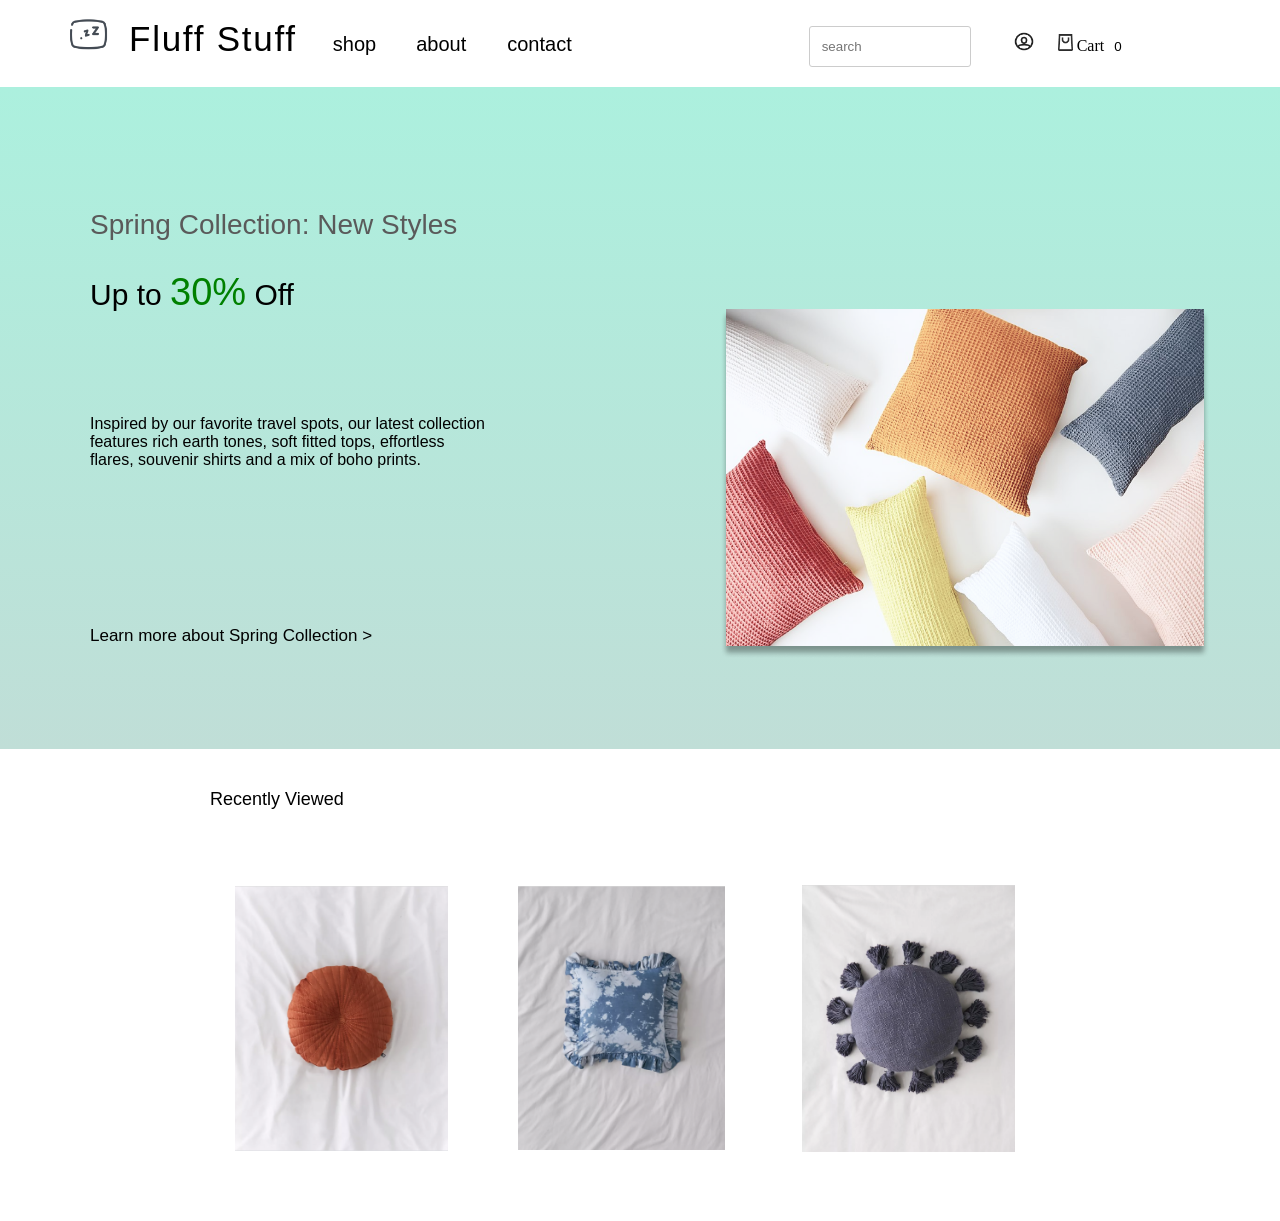
<file: index.html>
<!DOCTYPE html>
<html>

<head>
<meta http-equiv="Content-Type" content="text/html; charset=utf-8"/>
	<title>Fluff Stuff</title>
 		
	<link rel="stylesheet" href="./style.css"> 
</head>

	<body>

		<!-- begin webpage navigation bar -->
		<div class="heading">
			<div class="header-content">

				<!-- webpage logo in navigation bar -->
				<button class="homebutton">
					<img src="plogo.png" alt="Pillow Logo" width="45" height="40" style="padding-left:20px; display: inline-block"> 
				</button>

				<!-- webpage name in navigation bar -->
				<div class="name">
					Fluff Stuff
				</div>

				<!-- left-side webpage content in navigation bar -->
				<div class="navbar">
					<div class="shop">
						<a href="index2pp.html">shop</a>
					</div>
						
					<div class="about">
							about
					</div>
					<div class="contact">
							contact
					</div>
				</div>

				<!-- search option in navigation bar -->
				<div class="search">
					<input placeholder="search" type="text" name="search">
				</div>

				<!-- user profile and cart content in navigation bar-->
				<div class="profilebar">
					<button class="profile">
						<img class="profilebutton" src="profile.png" alt="Profile" width="20" height="19">
					</button>

					<div class="cart">
						<img class="cartbutton" src="icon.png" alt="Cart" width="15" height="17">
						<a href="index4cart.html">Cart</a>
						<input type="button" class="counter" value="0"/>
					</div>
				</div>	

			</div>
		</div>

		<!-- begin home page main content -->
		<div class="bodytext">
			<div class = "adtitle">
				<p><span style="color:#5A5A5A;font-size:28px">Spring Collection: New Styles</span></p>
        		<p>Up to <span style="color:green;font-size:38px">30%</span> Off</p>
			</div>

			<!-- home page main content image -->
			<div class="springp">
       		<img src="imgad.png" alt="PillowSpring" width="490" height="350" style="padding-right:70px;display:inline-block;float:right">
       		</div>

			<div class="shortad">
        		<p>Inspired by our favorite travel spots, our latest collection features rich earth tones, soft fitted tops, effortless flares, souvenir shirts and a mix of boho prints.</p>
       		</div>

       		<div class="shortad2">
       			<p>Learn more about Spring Collection ></p>
       		</div>      		
       	</div>

       	<!-- begin recently viewed items -->
       	<div class="imglabel">
       		<p>Recently Viewed</p>
       	</div>
       		
       	<!-- recently viewed items images -->
       	<div class="imgtext">
       		<div class="row">
  				<div class="column">
    				<img src="p1.png" alt="Viewed1" style="width:100%">
 				 </div>

  				<div class="column">
   					 <img src="p5.png" alt="Viewed2" style="width:97%">
  				</div>

  				<div class="column">
   					 <img src="p3.png" alt="Viewed3" style="width:100%">
				</div>
			</div>
        </div>
         
    </body>

</html>
</file>
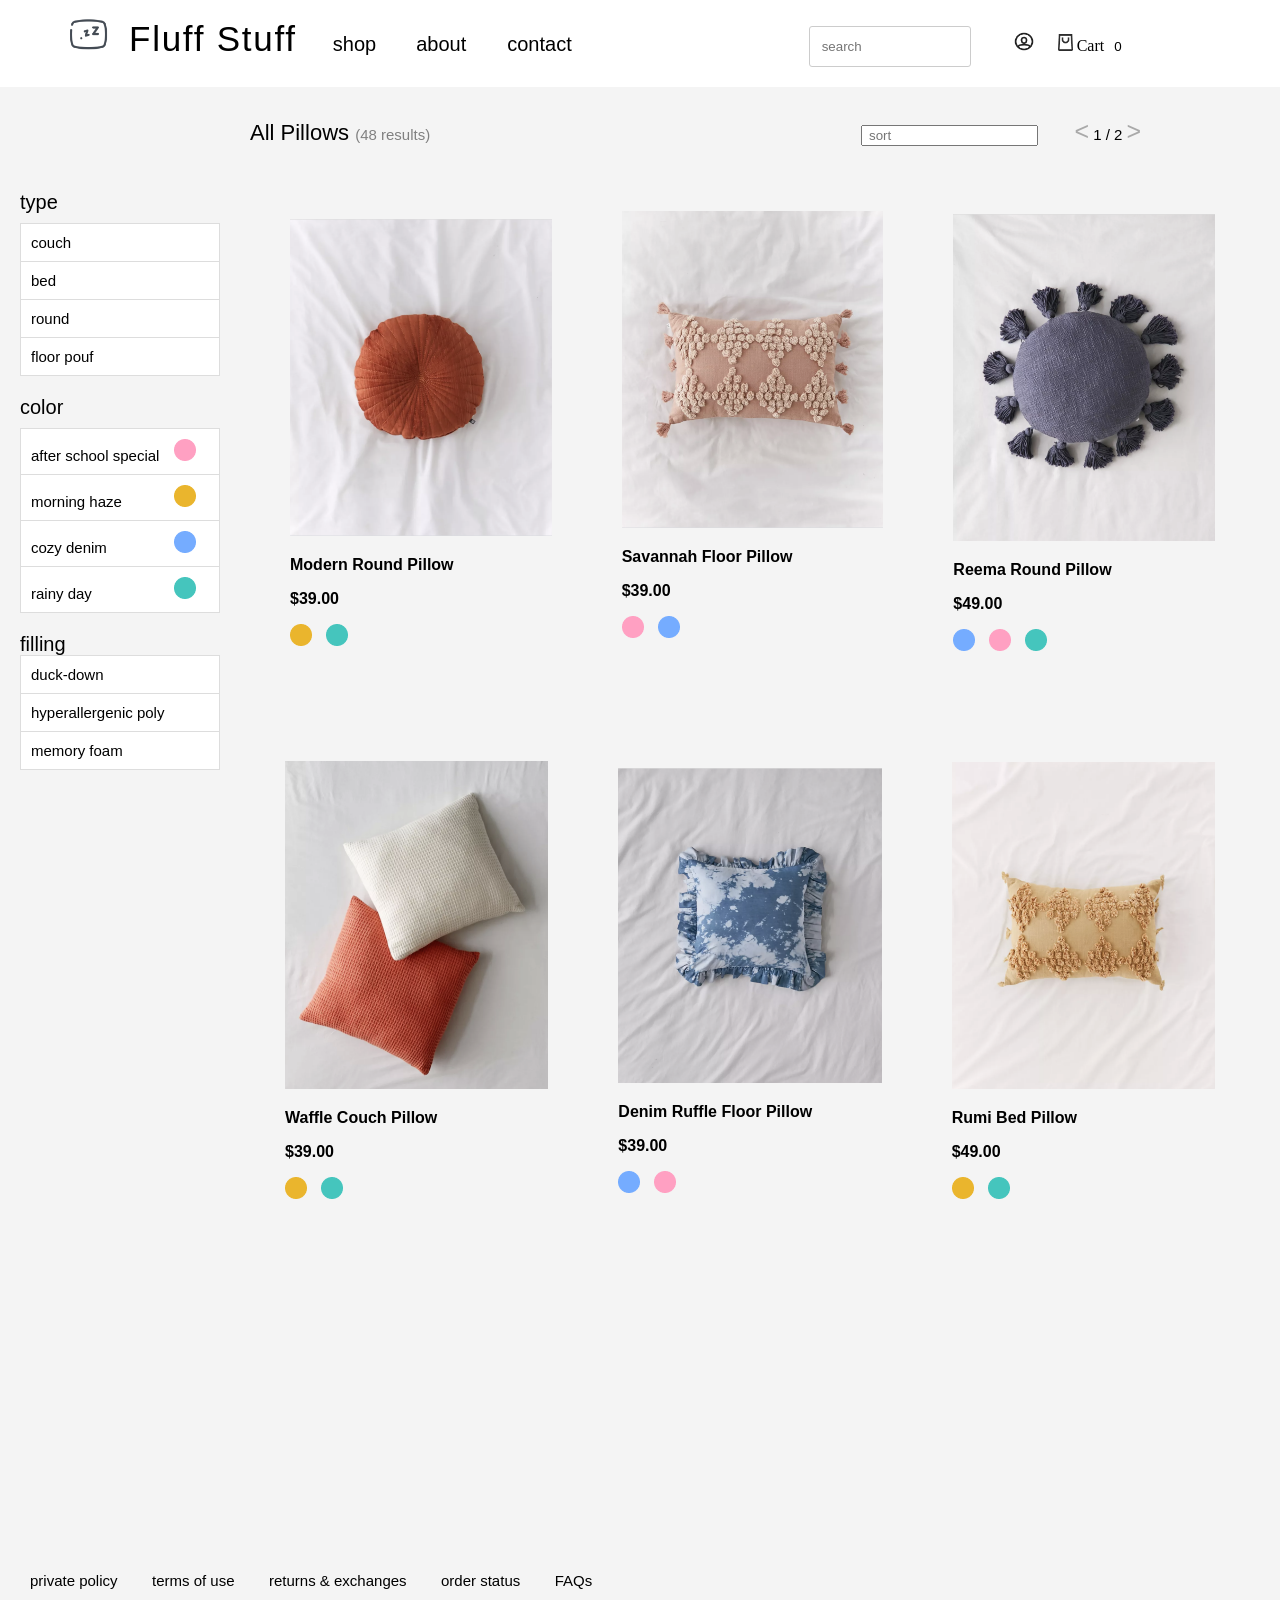
<file: index2pp.html>
<!DOCTYPE html>
<html>

<head>
<meta http-equiv="Content-Type" content="text/html; charset=utf-8"/>
	<title>Fluff Stuff</title>
 		
	<link rel="stylesheet" href="./style1pp.css"> 
</head>

	<body>

		<!-- begin webpage navigation bar -->
		<div class="heading">
			<div class="header-content">

				<!-- webpage logo in navigation bar -->
				<button class="homebutton">
					<img src="plogo.png" alt="Pillow Logo" width="45" height="40" style="padding-left:20px; display: inline-block"> 						
				</button>

				<!-- webpage name in navigation bar -->
				<div class="name">
					Fluff Stuff
				</div>

				<!-- left-side webpage content in navigation bar -->
				<div class="navbar">
					<div class="shop">
						<a href="index2pp.html">shop</a>
					</div>

					<div class="about">
						about
					</div>

					<div class="contact">
						contact
					</div>
				</div>

				<!-- search option in navigation bar -->
				<div class="search">
					<input placeholder="search" type="text" name="search">
				</div>

				<!-- user profile and cart content in navigation bar-->
				<div class="profilebar">
					<button class="profile">
						<img class="profilebutton" src="profile.png" alt="Profile" width="20" height="19">
					</button>

					<div class="cart">
						<img class="cartbutton" src="icon.png" alt="Cart" width="15" height="17">
						Cart
						<input type="button" class="counter" value="0"/>
					</div>
				</div>

			</div>
		</div>

		<!-- begin product list main content -->
		<div class="category">
			All Pillows

			<div class="results">
			(48 results)
			</div>
		
			<!-- product list sort filter and pages -->
			<input placeholder=" sort" list="sort" id="sorts" name="sorts">
  				<datalist id="sort">
    				<option value="featured"></option>
    				<option value="price: low to high"></option>
    				<option value="price: high to low"></option>
  				</datalist>

  			<div class="page">
  				<a href="#" class="previous round">&#60;</a>
  					1 / 2
				<a href="#" class="next round">&#62;</a>
			</div>
		</div>

		<!-- product list style filters -->
		<div class="productsection">
			<div id="filter">
				<div class="typetext">
				type
				</div>

				<ul class="type">
  					<li><a href="#">couch</a></li>
  					<li><a href="#">bed</a></li>
  					<li><a href="#">round</a></li>
  					<li><a href="#">floor pouf</a></li>
				</ul>

				<div class="colortext">
				color
				</div>

				<ul class="color">
  					<li><a href="#">after school special <img src="afterschool.png" alt="after school special" style="padding-left:10px"></a></li>
  					<li><a href="#">morning haze <img src="morninghaze.png" alt="morning haze" style="padding-left:48px"></a></li>
  					<li><a href="#">cozy denim <img src="cozydenim.png" alt="cozy denim" style="padding-left:63px"></a></li>
  					<li><a href="#">rainy day <img src="rainyday.png" alt="rainy day" style="padding-left:78px"></a></li>
				</ul>
				
				<div class="fillingtext">
				filling
				</div>

				<ul class="filling">
  					<li><a href="#">duck-down</a></li>
  					<li><a href="#">hyperallergenic poly</a></li>
  					<li><a href="#">memory foam</a></li>
				</ul>
			</div>

			<!-- product list pillow images -->
       		<div class="row">
  				<div class="column">
    				<img src="p1.png" alt="Product1" style="width:100%;height:71%">
    					<p><b> Modern Round Pillow </b></p>
        				<p><b> $39.00 </b></p>
        				<img class="color1" src="colorrow1.png" alt="Product1Color1">
 				</div>

  				<div class="column">
					<div class  = "productbutton">
						<a href="index3.html">
							<img src="p2.png" alt="Product2" style="width:100%; height:71%">
   					 		<p><b> Savannah Floor Pillow </b></p>
        					<p><b> $39.00 </b></p>
   					 		<img class="color2" src="colorrow2.png" alt="Product2Color2">
   					 	</a>
					</div>
  				</div>

  				<div class="column">
   					<img src="p3.png" alt="Product3" style="width:100%">
   					<p><b> Reema Round Pillow </b></p>
        			<p><b> $49.00 </b></p>
   					<img class="color3" src="colorrow3.png" alt="Product3Color3">
				</div>
			</div>

       		<div class="row2">
  				<div class="column">
    				<img src="p4.png" alt="Product4" style="width:100%">
    				<p><b> Waffle Couch Pillow </b></p>
        			<p><b> $39.00 </b></p>
        			<img class="color1" src="colorrow1.png" alt="Product4Color4">
 				</div>

  				<div class="column">
   					<img src="p5.png" alt="Product5" style="width:100%;height:70%">
   					 <p><b> Denim Ruffle Floor Pillow </b></p>
        			<p><b> $39.00 </b></p>
   					<img class="color2" src="colorrow4.png" alt="Product5Color5">
  				</div>

  				<div class="column">
   					<img src="p6.png" alt="Product6" style="width:100%">
   					<p><b> Rumi Bed Pillow </b></p>
        			<p><b> $49.00 </b></p>
   					<img class="color3" src="colorrow1.png" alt="Product6Color6">
				</div>
				
			</div>
        </div>

        <!-- product list extra info at bottom-->
        <div class="moreinfo">

			<div class  = "policy">
				private policy 
			</div>

			<div class  = "terms">
				terms of use 
			</div>

			<div class  = "returns">
				returns & exchanges 
			</div>

			<div class  = "order">
				order status  
			</div>

			<div class  = "FAQ">
				FAQs 
			</div>
		</div>

	</body>
</html>
</file>
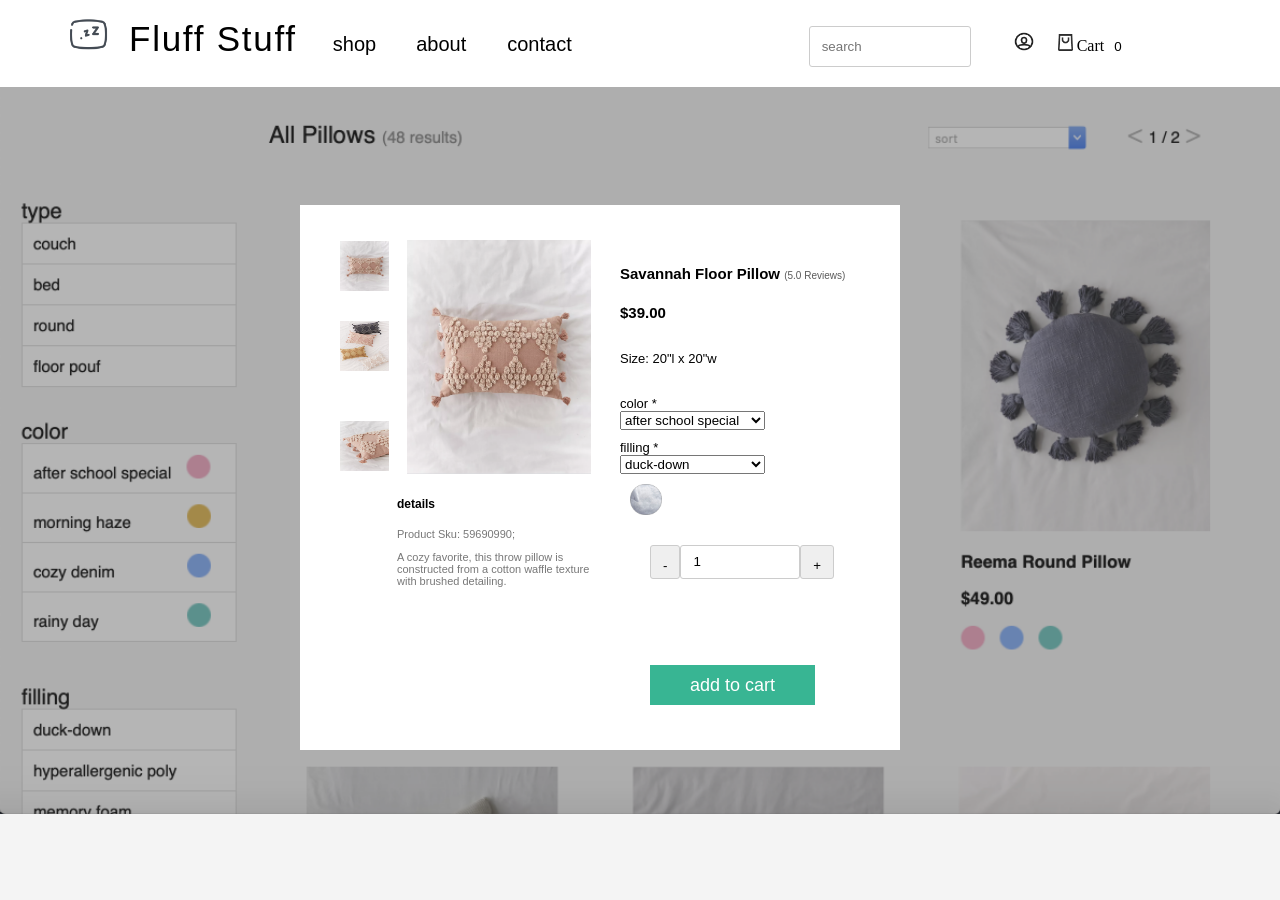
<file: index3.html>
<!DOCTYPE html>
<html>

<head>
<meta http-equiv="Content-Type" content="text/html; charset=utf-8"/>
	<title>Fluff Stuff</title>
 		
	<link rel="stylesheet" href="./style3.css"> 
</head>

	<body>

		<!-- begin webpage navigation bar -->
		<div class="heading">
			<div class="header-content">

				<!-- webpage logo in navigation bar -->
				<button class="homebutton">
					<img src="plogo.png" alt="Pillow Logo" width="45" height="40" style="padding-left:20px; display: inline-block"> 
				</button>

				<!-- webpage name in navigation bar -->
				<div class="name">
					Fluff Stuff
				</div>

				<!-- left-side webpage content in navigation bar -->
				<div class="navbar">
					<div class="shop">
						<a href="index2pp.html">shop</a>
					</div>
						
					<div class="about">
							about
					</div>
					<div class="contact">
							contact
					</div>
				</div>

				<!-- search option in navigation bar -->
				<div class="search">
					<input placeholder="search" type="text" name="search">
				</div>

				<!-- user profile and cart content in navigation bar-->
				<div class="profilebar">
					<button class="profile">
						<img class="profilebutton" src="profile.png" alt="Profile" width="20" height="19">
					</button>

					<div class="cart">
						<img class="cartbutton" src="icon.png" alt="Cart" width="15" height="17">
						<a href="index4cart.html">Cart</a>
						<input type="button" class="counter" value="0"/>
					</div>
				</div>	

			</div>
		</div>

		<!-- product detail background -->
		<div class="background">
			<img src="pdbackground.png" alt="product" style="width:100%; ">

			<!-- product detail main content layer -->
				<div class="productdetail">

					<!-- product detail main image -->
					<div class="imgleft">
							<img src="p22.png" id= "imgclick" alt="Image-large" style="width:92%;height: 30%; padding-left: 10px; padding-top: 35px">
					</div>

					<!-- product detail image gallery -->

				<!-- 	<div class="carousel">
		 				<div class="slides">
		        			<img src="p2.png" alt="Small Image" style="width:50%; height:50%; padding-top: 20px">
		        			<img src="savannah2.png" alt="Small Image2" style="width:50%; height:50%">
		        			<img src="savannah3.png" alt="Small Image3" style="width:50%; height:50%">
		        		</div>  

		        		  <div class="controls">
						    <div class="control prev-slide">&#9668;</div>
						    <div class="control next-slide">&#9658;</div>
						  </div>  
					</div> -->

					<div class="pd">
		 				<ul class="miniimage">
		        			<li><a href="#" title="image1"> <img src="p2.png" alt="Small Image" style="width:50%; height:50%; padding-top: 20px"></a></li>
		        			<li><a href="#" title="image1"> <img src="savannah2.png" alt="Small Image2" style="width:50%; height:50%"></a></li>
		        			<li><a href="#" title="image1"> <img src="savannah3.png" alt="Small Image3" style="width:50%; height:50%"></a></li>
		        		</ul>    
					</div>

					<!-- product detail main information -->
					<div class="detail-text">
			       				
			       		<h1 id="itemname1" class="productname">Savannah Floor Pillow <span style="color:#5A5A5A;font-size:10px;font-weight: 500">(5.0 Reviews)</span></h1>
			       		<h2 class="productprice">$39.00</h2>
			       				
			       		<h3 id="itemsize1" class="productsize"><span style="font-size:13px;font-weight:500">Size: 20"l x 20"w</span></h3>

			       		<div id="itemcolor1" class="colormenu">
			       			<label><span style="display:flex; font-family: sans-serif; color:black; font-size: 13px">color *</span></label>
			       			<form name="colorform" method="post">
					  			<select id="colors" onchange="setImage(this)">
					    			<option value="1">after school special</option>
					    			<option value="2">morning haze</option>
					    			<option value="3">cozy denim</option>
					    			<option value="4">rainy day</option>
					  			</select> 
					  		</form>
					  	</div>

					  	<div id="itemfill1" class="f-menu">
					  		<label><span style="display:flex; font-family: sans-serif; color:black; font-size: 13px">filling *</span></label>
						  	<select id="fillings" onchange="setFill(this)">
						    	<option value="1">duck-down</option>
						    	<option value="2">hyperallergenic-poly blend</option>
						    	<option value="3">memory foam</option>
						  	</select> 

						 	<div class="fillimg">
						  		<img src="dd.png" alt="duck-down fill" style="width:70%; height:20%; display: flex; margin: 10px">
						  	</div>
						</div>

						<div id="itemqty1" class="qtylist">
							<div class="qtyadjust">
								<div class="qtyadjust-btn">
									<button id="down" class="default" onclick="down(0)">-</button>
								</div>
								<input type="text" id="quantity" value="1"/>
								<div class="qtyadjust-btn">
									<button id="up" class="default" onclick="up('10')">+</button>
								</div>
							</div>
						</div>

					  	<div class="addtocart">
    						<button type="button" class="add" style="margin-top: 50px">add to cart</button>
    					</div>

			       	</div>

			       	<!-- product detail extra description -->
			       	<div class="moreinfo">
			       		<div class="details">
    						<p><b><span style="font-size:12px;font-weight:600">details</span></b></p>
    					</div>

    					<div class="description">
        					<p><b><span style="font-size:11px;font-weight:500"> Product Sku: 59690990;</span></b></p>
        					<p><b><span style="font-size:11px;font-weight:500">A cozy favorite, this throw pillow is constructed from a cotton waffle texture with brushed detailing.</span></b></p>
        				</div>
        			</div>					
		       	</div>	       

		</div>

		<!-- javascript for product detail page -->
		<script src="script.js">
		</script>

	</body>
</html>
</file>
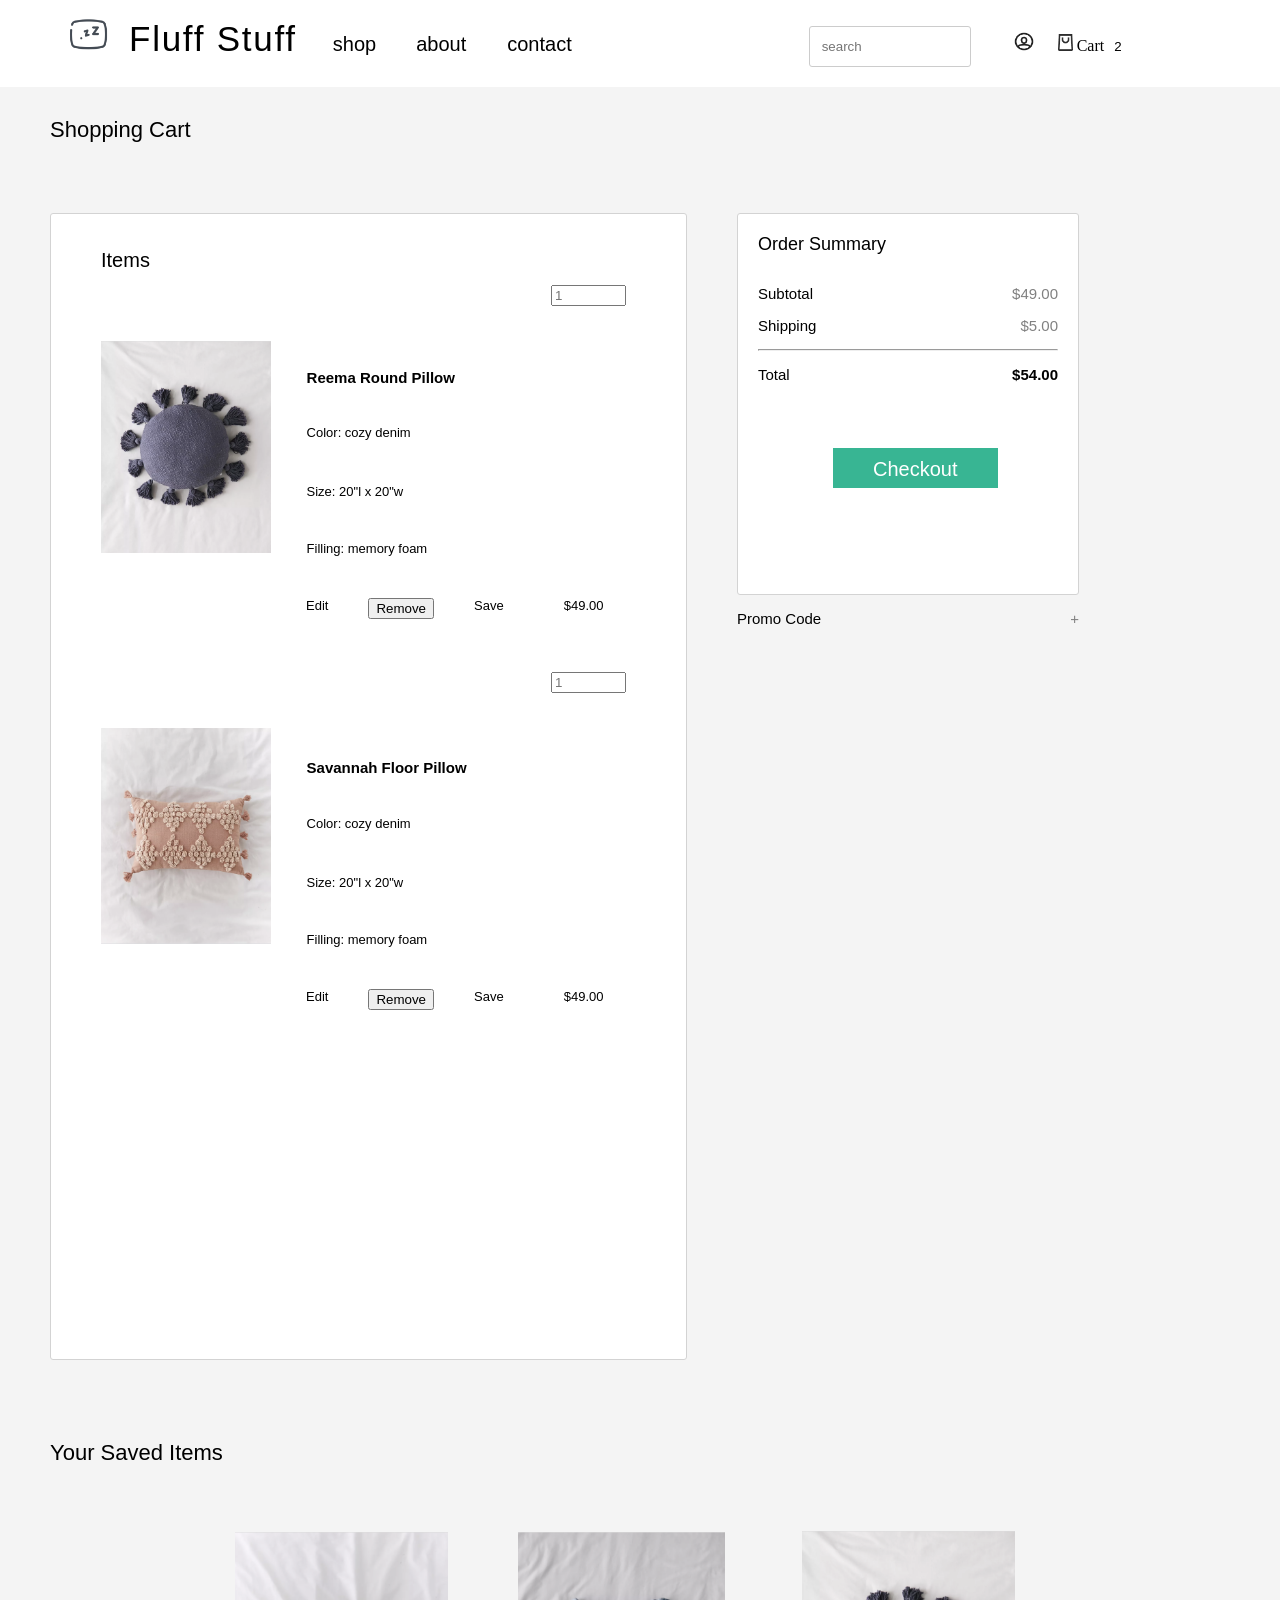
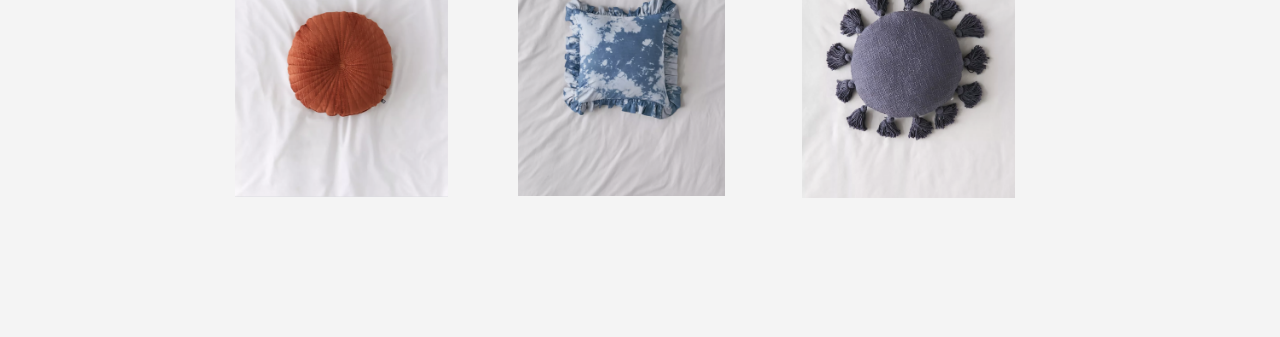
<file: index4cart.html>
<!DOCTYPE html>
<html>

<head>
<meta http-equiv="Content-Type" content="text/html; charset=utf-8"/>
	<title>Fluff Stuff</title>

		<link rel="stylesheet" href="./cartstyle.css"> 
</head>

	<body>

		<!-- begin webpage navigation bar -->
		<div class="heading">
			<div class="header-content">

				<!-- webpage logo in navigation bar -->
				<button class="homebutton">
					<img src="plogo.png" alt="Pillow Logo" width="45" height="40" style="padding-left:20px; display: inline-block"> 
				</button>

				<!-- webpage name in navigation bar -->
				<div class="name">
					Fluff Stuff
				</div>

				<!-- left-side webpage content in navigation bar -->
				<div class="navbar">
					<div class="shop">
						<a href="index2pp.html">shop</a>
					</div>
						
					<div class="about">
							about
					</div>
					<div class="contact">
							contact
					</div>
				</div>

				<!-- search option in navigation bar -->
				<div class="search">
					<input placeholder="search" type="text" name="search">
				</div>

				<!-- user profile and cart content in navigation bar-->
				<div class="profilebar">
					<button class="profile">
						<img class="profilebutton" src="profile.png" alt="Profile" width="20" height="19">
					</button>

					<div class="cart">
						<img class="cartbutton" src="icon.png" alt="Cart" width="15" height="17">
						Cart
						<input type="button" class="counter" value="2"/>
					</div>
				</div>	

			</div>
		</div>

		<!-- begin shopping cart content -->
		<div class="cartpage">
			<div class="shoppingtitle">
				Shopping Cart
			</div>

			<!-- shopping cart item box intro -->
			<div class="ShoppingCart">
				<div class="Items">				
					<div class="itemtitle">
						Items
					</div>

					<div id="firstitem" class="selection">
						<div class="itemquantity">
							<div class="qtyedit">
								<input type="number" id="quantity" name="type" placeholder="1" min="1" max="100">
							</div>
						</div>

					<!-- shopping cart item image -->
						<div class="itemdescription">
							<div class="item_img">
								<img src="p3.png" alt="Reema Pillow Image" style=" width:100%; height: 30%; padding-top:35px">
							</div>

							<!-- shopping cart item details -->
							<div class="item_info">
								<h1 class="itemname">Reema Round Pillow</h1>
					        	<h2 class="itemcolor"><span style="font-size:13px;font-weight:500">Color: cozy denim</span></h2>
					        	<h3 class="itemsize"><span style="font-size:13px;font-weight:500">Size: 20"l x 20"w </span></h3>
					        	<h4 class="itemfill"><span style="font-size:13px;font-weight:500">Filling: memory foam</span> </h4>		        	      
							</div>

							<!-- shopping cart item options and price -->
							<div class="itemedit">
								<div class="col1">
									Edit
								</div>

								<div class="col2">
									<form onclick="return removetheItem();">
	            					<input type="button" style="margin-left:00px;" value="Remove"/>
	        						</form>
								</div>

								<div class="col3">
									Save
								</div>

								<div class="col4">
									$49.00
								</div>
							</div>
						</div>
					</div>


					<div id="seconditem" class="selection2"> 
						<div class="itemquantity">
							<div class="qtyedit">
								<input type="number" id="quantity2" name="type" placeholder="1" min="1" max="100">
							</div>
						</div>

						<div class="item_img2">
							<img src="p2.png" alt="Savannah Floor Pillow Image" style=" width:100%; height: 30%; padding-top:35px">
						</div>

						<div class="item_info2">
							<h1 class="itemname">Savannah Floor Pillow</h1>
					        <h2 class="itemcolor"><span style="font-size:13px;font-weight:500">Color: cozy denim</span></h2>
					        <h3 class="itemsize"><span style="font-size:13px;font-weight:500">Size: 20"l x 20"w </span></h3>
					        <h4 class="itemfill"><span style="font-size:13px;font-weight:500">Filling: memory foam</span> </h4>	     
						</div>

						<div class="itemedit">
							<div class="col1">
								Edit
							</div>

							<div class="col2">
								<form onclick="return removetheItem2();">
	            				<input type="button" style="margin-left:00px;" value="Remove"/>
	        					</form>	
							</div>

							<div class="col3">
								Save 
							</div>

							<div class="col4">
								$49.00
							</div>
						</div>
					</div>
				</div>

					<!-- begin shopping cart order summary -->
				<div class="ordersummary">
					<div class="orderdetails">
						<p class="ordertitle"><span style="font-size: 18px; font-weight: 500">Order Summary</span></p>
						<p><a>Subtotal</a><span class="price">$49.00</span></p>
					     <p><a>Shipping</a><span class="price">$5.00</span></p>
					     <hr>
					    <p>Total <span class="price" style="color:black"><b>$54.00</b></span></p>
					    <button class="checkout" style="margin-top: 50px">Checkout</button>
					</div>

					<div class="promo">
						<p><a>Promo Code</a> <span class="price">+</span></p>
					</div>
				</div>
			</div>

		</div>
		
		<!-- begin shopping cart saved items -->
		<div class="saveditems">
			Your Saved Items
		</div>

		<div class="savedimg">
       		<div class="lastrow">
  				<div class="lastcol">
    				<img src="p1.png" alt="Viewed1" style="width:100%">
 				 </div>

  				<div class="lastcol">
   					 <img src="p5.png" alt="Viewed2" style="width:97%">
  				</div>

  				<div class="lastcol">
   					 <img src="p3.png" alt="Viewed3" style="width:100%">
				</div>
			</div>
        </div>

		<script src="script.js">
		</script>
	</body>
</html>
</file>
<file: style.css>
/*home page background*/

body {
  	background: white;
  	margin: auto;
}

/*navigation bar*/

.heading {
	background-color: white;
	margin-top: 0px;
	padding-top: 10px;
}

.header-content {
	width: 1200px;
	margin: 0 auto;
}

.homebutton {
	outline: none;
	background: none;
	border: none;
	position: relative;
}

.search {
	margin: 0 auto;
	display: inline-block;
	padding-left: 0px;	
}

.name {
	padding-left: 8px;
	display: inline-block;
	font-family: sans-serif;
	letter-spacing: 0.05em;
	font-size: 35px;
	height: 60px;	
}

/*left-side navigation bar content*/

.navbar {
	display: inline-block;
	align-items: center;
	margin: auto;
	padding-left: 32px;
	padding-right: 18px;
	padding-bottom: 0px;
}

.shop {
	display: inline-block;
	font-family: sans-serif;
	font-size: 20px;
	margin-top: 20px;
	padding-right: 0px;
}

/*used to link product list page*/

.shop a {
	color: black;
	text-decoration: none;
}

.about {
	font-family: sans-serif;
	display: inline-block;
	font-size: 20px;
	padding-right: 37px;
	padding-left: 36px;
}

.contact {
	font-family: sans-serif;
	display: inline-block;
	font-size: 20px;
	padding-right: 215px;

}

/*profile and cart content in navigation bar*/

.profilebar {
	display: inline-block;
	align-items: center;
	margin: auto;
	padding-left: 0px;
	padding-right: 50px;
}

.profile {
	outline: none;
	background: none;
	border: none;
	padding-right: 20px;
	margin: auto;
	display: inline-block;
}

.cart {
	outline: none;
	background: none;
	border: none;
	display: inline-block;
}

/*cart item counter*/

.counter {
	background-color: white;
	border: none;
}

/*used to link cart page*/

.cart a {
	color: black;
	text-decoration: none;
}

/*home page main content*/

.adtitle {
  	color: #000;
  	font-family: sans-serif;
  	font-size: 30px;
  	font-weight: 400;
  	margin: 90px;
  	display: inline-block;
  	height: 30px;
  	width: 500px;
}

.shortad {
  	color: #000;
  	font-family: sans-serif;
  	font-size: 16px;
  	font-weight: 300;
  	margin: 90px;
  	display: inline-block;
  	height: 30px;
  	width: 400px; 
}

.shortad2 {
  	color: #000;
  	font-family: sans-serif;
  	font-size: 17px;
  	font-weight: 400;
  	margin: 90px;
  	display: inline-block;
  	height: 0px;
  	width: 400px;
  	padding-bottom: 50px;
}

/*home page main content background*/

.bodytext{
	background-image: linear-gradient(#ACF0DE, #C0DED7);
}

/*main content image*/

.imgad.png {
	margin: 10px;
	display: inline-block;
	padding-right: 50px;
	padding-bottom: 70px;
}

/*Bottom- layout of recently viewed items*/

.column {
	align-content: center;
	margin: 30px;
  	flex: 50%;
  	padding: 5px;
}

.row {
	align-content: center;
	margin: 30px;
	padding-left: 170px;
  	display: flex;
}

/*recently viewed items title*/

.imgtext {
	padding-right: 200px;
}

/*recently viewed items images*/

.imglabel {
	font-family: sans-serif;
  	font-size: 18px;
   	font-weight: 400;
	margin: 40px;
	padding-left: 170px;
}

/*used to style search bar*/

input[type=text] {
  width: 70%;
  margin-bottom: 20px;
  padding: 12px;
  border: 1px solid #ccc;
  border-radius: 3px;
}
</file>
<file: style1pp.css>
/*product list page background*/

body {
 	background: #F4F4F4;
  	margin: auto;
  	margin-bottom: 100px;
}

/*navigation bar*/

.heading {
	background-color: white;
	margin-top: 0px;
	padding-top: 10px;
}

.header-content {
	width: 1200px;
	margin: 0 auto;
}

.homebutton {
	outline: none;
	background-color: white;
	border: none;
	position: relative;
}

.search {
	margin: 0 auto;
	display: inline-block;
	padding-left: 0px;
}

.name {
	background-color: #ffff;
	padding-left: 8px;
	display: inline-block;
	font-family: sans-serif;
	letter-spacing: 0.05em;
	font-size: 35px;
	height: 60px;	
}

/*left-side navigation bar content*/

.navbar {
	display: inline-block;
	align-items: center;
	margin: auto;
	padding-left: 32px;
	padding-right: 18px;
	padding-bottom: 0px;
}

.shop {
	display: inline-block;
	font-family: sans-serif;
	font-size: 20px;
	margin-top: 20px;
	padding-right: 0px;
}

/*used to link product list page*/

.shop a {
	color: black;
	text-decoration: none;
}

.about {
	font-family: sans-serif;
	display: inline-block;
	font-size: 20px;
	padding-right: 37px;
	padding-left: 36px;
}

.contact {
	font-family: sans-serif;
	display: inline-block;
	font-size: 20px;
	padding-right: 215px;
}

/*profile and cart content in navigation bar*/

.profilebar {
	display: inline-block;
	align-items: center;
	margin: auto;
	padding-left: 0px;
	padding-right: 50px;
}

.profile {
	outline: none;
	background: none;
	border: none;
	padding-right: 20px;
	margin: auto;
	display: inline-block;
}

.cart {
	outline: none;
	background: none;
	border: none;
	display: inline-block;
}

/*cart item counter*/

.counter { 
	background-color: white;
	border: none;
}

/*used to style search bar*/

input[type=text] {
  width: 70%;
  margin-bottom: 20px;
  padding: 12px;
  border: 1px solid #ccc;
  border-radius: 3px;
}

/*product list page title section*/

.category {
	font-family: sans-serif;
	font-size: 22px;
	padding-left: 250px;
	padding-top: 30px;
	padding-right: 450px;
	display: inline-block;
	width: 900px;
}

.results {
	font-family: sans-serif;
	color: gray;
	font-size: 15px;
	display: inline-block;
	width: 500px;
}

/*product sort filter*/

#sort {
	margin: 0 auto;
}

/*product page button*/

.page {
	font-family: sans-serif;
	font-size: 15px;
	display: inline-block;
	padding-left: 30px;
}

.page a {
	font-family: sans-serif;
	text-decoration: none;
	color: darkgray;
	font-weight: 200;
	font-size: 25px;
	display: inline-block;
}

/*product list images*/

.column {
	font-family: sans-serif;
	align-content: center;
	margin: 30px;
  	flex: 50%;
  	padding: 5px;
  	display: inline-block;
}

.row {
	align-content: center;
	margin: 30px;
	padding-left: 35px;
  	display: flex;
}

/*clickable product image*/

.productbutton {
	width:100%;
	height: 100%;
	font-size: 16px;
	text-align: left;
}

/*used to link product detail page*/

.productbutton a {
	color: black;
	text-decoration: none;
}

.row2 {
	align-content: center;
	margin: 30px;
	padding-left: 30px;
  	display: flex;
}

/*product style filters*/

.productsection {
	display: inline-block;
}

#filter {
	display: inline-block;
	float: left;
	padding-top: 45px;
}

.typetext {
	font-family: sans-serif;
	font-size: 20px;
	padding-left: 20px;
	padding-bottom: 10px;
}

.type {
	font-family: sans-serif;
	font-size: 20px;
	list-style-type: none;
  	padding-left: 20px;
  	padding-top: 0px;
  	margin: 0;
  	width: 200px;
}

.type li a {
	font-family: sans-serif;
	border: 1px solid #ddd;
  	margin-top: -1px; 
  	background-color: #ffff;
  	padding: 10px;
  	text-decoration: none;
  	font-size: 15px;
  	color: black;
  	display: block
}

.colortext {
	font-family: sans-serif;
	font-size: 20px;
	padding-left: 20px;
	padding-top: 20px;
}

.color {
	font-family: sans-serif;
	font-size: 20px;
	list-style-type: none;
  	padding-left: 20px;
  	padding-top: 10px;
 	margin: 0;
  	width: 200px;
}

.color li a {
	font-family: sans-serif;
	border: 1px solid #ddd;
  	margin-top: -1px; 
  	background-color: #ffff;
  	padding: 10px;
  	text-decoration: none;
  	font-size: 15px;
  	color: black;
  	display: block

}

.fillingtext {
	font-family: sans-serif;
	font-size: 20px;
	padding-left: 20px;
	padding-top: 20px;
}

.filling {
	font-family: sans-serif;
	font-size: 20px;
	list-style-type: none;
  	padding-left: 20px;
  	padding-top: 0px;
  	padding-bottom: 10px;
  	margin: 0;
  	width: 200px;
}

.filling li a {
	font-family: sans-serif;
	border: 1px solid #ddd;
  	margin-top: -1px; 
  	background-color: #ffff;
  	padding: 10px;
  	text-decoration: none;
  	font-size: 15px;
  	color: black;
  	display: block
}

/*product list page extra info at bottom*/

.moreinfo {
	font-family: sans-serif;
	padding-top: 300px;
	padding-left: 30px;
}

.policy {
	display: inline-block;
	outline: none;
	background: none;
	border: none;
	font-size: 15px;
	padding-right: 30px;
}


.terms {
	display: inline-block;
	outline: none;
	background: none;
	border: none;
	font-size: 15px;
	padding-right: 30px;
}


.returns {
	display: inline-block;
	outline: none;
	background: none;
	border: none;
	font-size: 15px;
	padding-right: 30px;
}


.order {
	display: inline-block;
	outline: none;
	background: none;
	border: none;
	font-size: 15px;
	padding-right: 30px;
}


.FAQ {
	display: inline-block;
	outline: none;
	background: none;
	border: none;
	font-size: 15px;
	padding-right: 30px;
}
</file>
<file: style3.css>
/*product detail page background*/

body {
  	background: #F4F4F4;
  	margin: auto;
}

.background {
	position: relative;
}

/*navigation bar*/

.heading {
	background-color: white;
	margin-top: 0px;
	padding-top: 10px;
}

.header-content {
	width: 1200px;
	margin: 0 auto;
}

.homebutton {
	outline: none;
	background-color: white;
	border: none;
	position: relative;
}

.search {
	margin: 0 auto;
	display: inline-block;
	padding-left: 0px;
}

.name {
	background-color: #ffff;
	padding-left: 8px;
	display: inline-block;
	font-family: sans-serif;
	letter-spacing: 0.05em;
	font-size: 35px;
	height: 60px;	
}

/*left-side navigation bar content*/

.navbar {
	display: inline-block;
	align-items: center;
	margin: auto;
	padding-left: 32px;
	padding-right: 18px;
	padding-bottom: 0px;
}

.shop {
	display: inline-block;
	font-family: sans-serif;
	font-size: 20px;
	margin-top: 20px;
	padding-right: 0px;
}

/*used to link product list page*/

.shop a {
	color: black;
	text-decoration: none;
}

.about {
	font-family: sans-serif;
	display: inline-block;
	font-size: 20px;
	padding-right: 37px;
	padding-left: 36px;
}

.contact {
	font-family: sans-serif;
	display: inline-block;
	font-size: 20px;
	padding-right: 215px;
}

/*profile and cart content in navigation bar*/

.profilebar {
	display: inline-block;
	align-items: center;
	margin: auto;
	padding-left: 0px;
	padding-right: 50px;
}

.profile {
	outline: none;
	background: none;
	border: none;
	padding-right: 20px;
	margin: auto;
	display: inline-block;
}

.cart {
	outline: none;
	background: none;
	border: none;
	display: inline-block;
}

/*cart item counter*/

.counter {
	background-color: white;
	border: none;
}

/*used to link shopping cart page*/

.cart a {
	color: black;
	text-decoration: none;
}

/*product detail page layer*/

.productdetail {
  	position: absolute;
  	width: 600px;
  	height: 65%;
  	background-color: white;
  	color: white;
  	left:300px;
  	top:200px;
  	bottom: 150px;
  	margin: auto;
  	padding-bottom: 70px;
}

/*product detail image gallery*/

.pd {
	float: left;
	width: 97px;
	height: 304px;
	overflow: hidden;
	display: block;
	white-space: nowrap;
	position: relative;
	top: 0px;
}

.pd ul {
	display: block;
	top: 0;
}

.pd ul li {
	float: left;
	margin-bottom: 0px; 
	width: 97px;
	height: 100px;
	top: 0;
}


/*.carousel {
  width: 80vw;
  height: $carousel-height;
  border-radius: 3px;
  overflow: hidden;
  position: relative;
  box-shadow: 0 3px 6px rgba(0, 0, 0, 0.2); 
  }
  
  .controls {
    opacity: 0;
    display: flex;
    position: absolute;
    top: 50%;
    left: 0;
    justify-content: space-between;
    width: 100%;
    transition: all ease 0.5s; 
    
  }
    .slides {
      position: absolute;
      top: 50%;
      left: 0;
      transform: translateY(-50%);
      display: flex;
      transition: 1s ease-in-out all;
      
 
    }*/

.miniimage {
	z-index: 9999;
}

/*product detail main image*/

.imgleft {
	display: inline-block;
	margin: 0 auto;
 	width:200px;
}

/*product detail main content*/

.detail-text {
	width: 230px;
	height: 100px;
	display: inline-block;
	bottom: 390px;
	padding-top: 50px;
	padding-right: 50px;
	float: right;
	margin: 0 auto;
}

.productname {
	width: 230px;
	display: inline-block;
	font-family: sans-serif;
	font-size: 15px;
	color: black;	
}

.productprice {
	width: 150px;
	display: inline-block;
	font-family: sans-serif;
	font-size: 15px;
	color: black;	
}

/*color dropdown menu*/

.colormenu {
	margin-bottom: 10px;
}

/*color options*/

#colors {
	width: 63%;
	height: 10%;
}

.productsize {
	width: 150px;
	display: inline-block;
	font-family: sans-serif;
	font-size: 15px;
	color: black;
	margin-bottom: 30px;
}

/*filling options*/

#fillings {
	width: 63%;
	height: 10%;
	margin-bottom: 0px;
}

/*filling image for each option*/

.fillimg {
	width: 20%;
}

/*product quantity adjust option*/

.qtylist {
	width: 80%;
	height: 40%;
	margin: 30px;
	display: flex;
	font-family: sans-serif;
	color: black;
}

/*quantity adjust by value*/

#quantity {
	height:20%;	
	display: flex;
}

/*decrease quantity amount*/

#down {
	display: flex;
	margin-bottom: 30px;
  	padding: 12px;
  	padding-bottom: 20px;
  	border: 1px solid #ccc;
  	border-radius: 3px;
}

/*increase quantity amount*/

#up {
	display: flex;
	margin-bottom: 30px;
  	padding: 12px;
  	padding-bottom: 20px;
  	border: 1px solid #ccc;
  	border-radius: 3px;
}

.qtyadjust {
	display: flex;
}

.qtyadjust-btn {
	display: flex;
}

/*add to cart option*/

.addtocart {
	background: white;
	width: 280px;
	padding-bottom: 20px;
	margin-right: 30px;
}

.add {
	background: #38B593;
	border: none;
	font-size: 18px;
	padding-top: 10px;
	padding-bottom: 30px;
	padding-right: 40px;
	padding-left: 40px;
	margin-left: 30px;
	height: 30px;
	color: white;
}

/*product detail extra information*/

.moreinfo {
	font-family: sans-serif;
	align-content: center;
    display: inline-block;
}

.details {
	color: black;
}

.description {
	color: #787878;
	padding-left: 0px;
	font-size: 11px;
	font-weight:200;
	width: 195px;
}

/*used to style search bar and quantity bar*/

input[type=text] {
  	width: 70%;
  	margin-bottom: 20px;
  	padding: 12px;
  	border: 1px solid #ccc;
  	border-radius: 3px;
}
</file>
<file: cartstyle.css>
/*shopping cart background*/

body {
  	background: #F4F4F4;
  	margin: auto;
  	margin-bottom: 100px;
}

/*navigation bar*/

.heading {
	background-color: white;
	margin-top: 0px;
	padding-top: 10px;
}

.header-content {
	width: 1200px;
	margin: 0 auto;
}

.homebutton {
	outline: none;
	background-color: white;
	border: none;
	position: relative;
}

.search {
	margin: 0 auto;
	display: inline-block;
	padding-left: 0px;
}

.name {
	background-color: #ffff;
	padding-left: 8px;
	display: inline-block;
	font-family: sans-serif;
	letter-spacing: 0.05em;
	font-size: 35px;
	height: 60px;	
}

/*left-side navigation bar content*/

.navbar {
	display: inline-block;
	align-items: center;
	margin: auto;
	padding-left: 32px;
	padding-right: 18px;
	padding-bottom: 0px;
}

.shop {
	display: inline-block;
	font-family: sans-serif;
	font-size: 20px;
	margin-top: 20px;
	padding-right: 0px;
}

/*used to link product list page*/

.shop a {
	color: black;
	text-decoration: none;
}

.about {
	font-family: sans-serif;
	display: inline-block;
	font-size: 20px;
	padding-right: 37px;
	padding-left: 36px;
}

.contact {
	font-family: sans-serif;
	display: inline-block;
	font-size: 20px;
	padding-right: 215px;
}

/*profile and cart content in navigation bar*/

.profilebar {
	display: inline-block;
	align-items: center;
	margin: auto;
	padding-left: 0px;
	padding-right: 50px;
}

.profile {
	outline: none;
	background: none;
	border: none;
	padding-right: 20px;
	margin: auto;
	display: inline-block;
}

.cart {
	outline: none;
	background: none;
	border: none;
	display: inline-block;
}

/*cart item counter*/

.counter {
	background-color: white;
	border: none;
}

/*shopping cart main content*/

.ShoppingCart {
	font-family: sans-serif;
	font-size: 22px;
	padding-left: 50px;
	padding-top: 70px;
	display: flex;
	width: 900px;

}

.shoppingtitle {
	font-family: sans-serif;
	font-size: 22px;
	font-weight: 500;
	margin-top: 30px;
	padding-left: 50px;
	display: inline-block;
}

/*shopping cart main content*/

.Items {
	font-family: sans-serif;
	font-size: 20px;
	display: inline-block;
	width: 600px;
  	height: 125vh;
  	background-color: #ffffff;
  	padding: 5px 50px 15px 50px;
  	border: 1px solid lightgrey;
  	border-radius: 3px;

}

.itemtitle {
	font-weight: 500;
	padding-top: 30px;
}


.itemdescription {
	display: inline-block;
	width: 130%;
}

.item_img {
	display: inline-block;
	width:170px;
 }

/*shopping cart product details*/

.item_info {
	display: inline-block;
	margin: 0 auto;
	font-family: sans-serif;
	padding-top: 0px;
	padding-left: 30px;
	width: 50px;
	height: 100px;
}

.item_img2 {
	display: inline-block;
	width:170px;
 }

.item_info2 {
	display: inline-block;
	margin: 0 auto;
	font-family: sans-serif;
	padding-top: 0px;
	padding-left: 30px;
	width: 50px;
	height: 100px;
}

.itemname {
	width: 230px;
	display: inline-block;
	font-family: sans-serif;
	font-size: 15px;
	color: black;
}

.itemcolor {
	width: 170px;
	padding-top: 15px;
	display: inline-block;
	font-family: sans-serif;
	font-size: 15px;
	color: black;
}

.itemsize {
	width: 150px;
	padding-top: 15px;
	display: inline-block;
	font-family: sans-serif;
	font-size: 15px;
	color: black;
}

.itemfill {
	width: 130px;
	padding-top: 5px;
	display: inline-block;
	font-family: sans-serif;
	font-size: 15px;
	color: black;
}

/*shopping cart options and price at bottom*/

.itemedit {
	font-size: 13px;
	display: flex;
	width: 330px;
	padding-bottom: 20px;
	padding-top: 40px;
	padding-left: 205px;
}

.col1 {
	padding-right: 40px;
}

.col2 {
	padding-right: 40px;

}

.col3 {
	padding-right: 60px;
}

.row1 {
	display: flex;
}

#seconditem {
	padding-top: 20px;
}

/*shopping cart quantity adjustment*/

.itemquantity {
	display: inline-block;
	padding-left: 450px;
	padding-top: 10px;
}

.qtyedit {	
	font-family: sans-serif;			
}

#quantity {
	display: inline-block;
	width: 120%;
	height:80%;	
}

#quantity2 {
	display: inline-block;
	width: 120%;
	height:80%;	
}

/*shopping cart order summary*/

.ordersummary {
	padding: 0 16px;
	display: flex;
	font-size: 15px;
	font-weight: 300;
	display: inline-block;
	padding-left: 50px;
}

.orderdetails {
	font-family: sans-serif;
	font-size: 15px;
	padding-top: 50px;
	padding-right: 450px;
	padding-left: 50px;
	display: inline-block;
	width: 300px;
	background: white;
  	margin: 0 auto;
  	height: 40vh;
    background-color: #ffffff;
  	padding: 5px 20px 15px 20px;
  	border: 1px solid lightgrey;
  	border-radius: 3px;
}

.ordertitle {
	display: inline-block;
}

span.price {
	display: inline-block;
  	float: right;
  	color: grey;
}

/*shopping cart checkout button*/

.checkout {
	background: #38B593;
	border: none;
	font-size: 20px;
	padding-top: 10px;
	padding-bottom: 30px;
	padding-right: 40px;
	padding-left: 40px;
	margin-left: 75px;
	height: 30px;
	color: white;
}

/*saved items section at bottom*/
	
.saveditems {
	font-family: sans-serif;
	font-size: 22px;
	padding-top: 80px;
	padding-left: 50px;
}

.savedimg {
	padding-right: 200px;
}

.lastrow {
	align-content: center;
	margin: 30px;
	padding-left: 170px;
  	display: flex;
}

.lastcol {
	align-content: center;
	margin: 30px;
  	flex: 50%;
  	padding: 5px;
}

/*used to style search bar and quantity bar*/

input[type=text] {
  width: 70%;
  margin-bottom: 20px;
  padding: 12px;
  border: 1px solid #ccc;
  border-radius: 3px;
}
</file>
